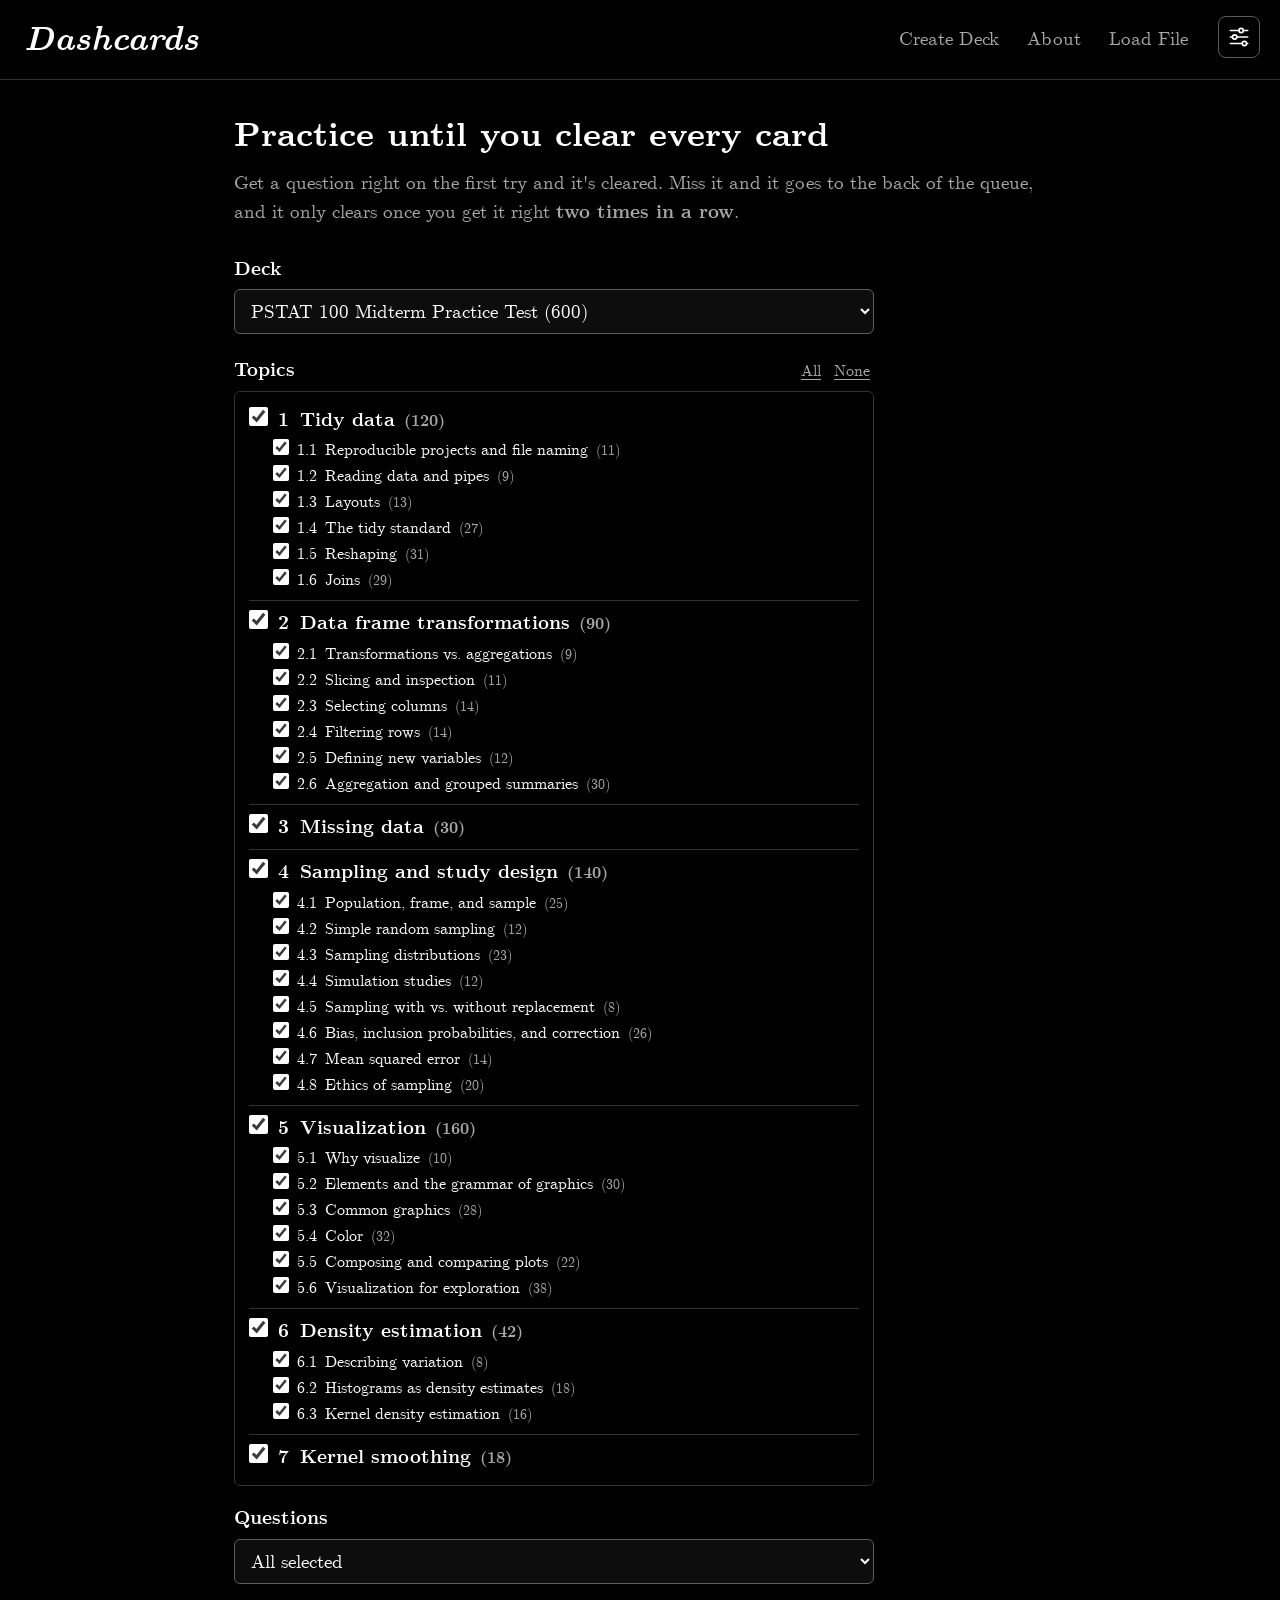
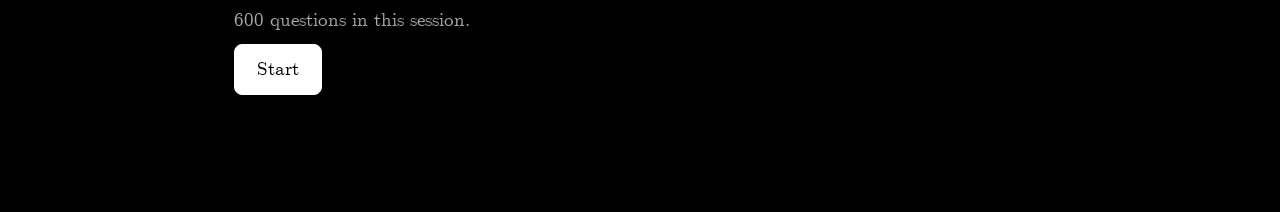
<file: index.html>
<!DOCTYPE html>
<html lang="en-US">
<head>
    <title>Dashcards</title>
    <meta charset="UTF-8">
    <meta name="viewport" content="width=device-width, initial-scale=1">
    <link rel="stylesheet" href="fonts/fonts.css">
    <link rel="stylesheet" href="vendor/katex/katex.min.css">
    <link rel="stylesheet" href="style.css">
    <link rel="apple-touch-icon" sizes="180x180" href="apple-touch-icon.png">
    <link rel="icon" type="image/png" sizes="32x32" href="favicon-32x32.png">
    <link rel="icon" type="image/png" sizes="16x16" href="favicon-16x16.png">
    <link rel="manifest" href="site.webmanifest">
    <link rel="mask-icon" href="safari-pinned-tab.svg" color="#000000">
    <meta name="msapplication-TileColor" content="#000000">
    <meta name="theme-color" content="#000000">
</head>
<body>
    <div class="header">
        <a href="index.html" id="logo">Dashcards</a>
        <nav>
            <a href="createdeck.html">Create Deck</a>
            <a href="about.html">About</a>
            <label for="upload" title="Load a deck made with Create Deck">Load File</label>
            <input type="file" id="upload" name="userdeck" accept=".txt" onchange="getUserDeck()">
        </nav>
    </div>

    <div id="settings">
        <button id="settings-open" onclick="toggleSettingsMenu()" title="Settings" aria-label="Settings">
            <svg xmlns="http://www.w3.org/2000/svg" width="26" height="26" viewBox="0 0 24 24" stroke-width="1.5" stroke="currentColor" fill="none" stroke-linecap="round" stroke-linejoin="round">
                <path stroke="none" d="M0 0h24v24H0z" fill="none"/>
                <circle cx="14" cy="6" r="2" />
                <line x1="4" y1="6" x2="12" y2="6" />
                <line x1="16" y1="6" x2="20" y2="6" />
                <circle cx="8" cy="12" r="2" />
                <line x1="4" y1="12" x2="6" y2="12" />
                <line x1="10" y1="12" x2="20" y2="12" />
                <circle cx="17" cy="18" r="2" />
                <line x1="4" y1="18" x2="15" y2="18" />
                <line x1="19" y1="18" x2="20" y2="18" />
            </svg>
        </button>
        <div id="settings-menu" style="display: none">
            <button id="settings-close" onclick="toggleSettingsMenu()" title="Close" aria-label="Close settings">
                <svg xmlns="http://www.w3.org/2000/svg" width="22" height="22" viewBox="0 0 24 24" stroke-width="2" stroke="currentColor" fill="none" stroke-linecap="round" stroke-linejoin="round">
                    <path stroke="none" d="M0 0h24v24H0z" fill="none"/>
                    <line x1="18" y1="6" x2="6" y2="18" />
                    <line x1="6" y1="6" x2="18" y2="18" />
                </svg>
            </button>
            <h2>Settings</h2>
            <form id="settings-options" autocomplete="off" onchange="saveSettingsFromForm()">
                <fieldset id="input-options">
                    <legend>Input type</legend>
                    <label for="multiple-choice" class="radio-label">
                        <input type="radio" id="multiple-choice" value="multiple-choice" name="input" checked>
                        Multiple choice
                    </label>
                    <label for="write-in" class="radio-label">
                        <input type="radio" id="write-in" value="write-in" name="input">
                        Write-in <span class="hint">(term decks only)</span>
                    </label>
                </fieldset>
                <fieldset>
                    <legend>Answering</legend>
                    <label for="shuffle-choices" class="check-label">
                        <input type="checkbox" id="shuffle-choices" checked>
                        Shuffle answer choices each time
                    </label>
                    <label for="auto-advance" class="check-label">
                        <input type="checkbox" id="auto-advance">
                        Skip ahead automatically after a correct answer
                    </label>
                </fieldset>
            </form>
            <button class="btn small danger" onclick="clearAllProgress()">Erase all saved progress</button>
        </div>
    </div>

    <div id="content">
        <p id="storage-warning" style="display: none">This browser window can't save your progress (it may be a private window, or site storage
            is blocked), so it will be lost when you close the tab. Open the page in a normal window to keep it.</p>
        <section id="home">
            <h1 class="title">Practice until you clear every card</h1>
            <p class="lede">Get a question right on the first try and it's cleared. Miss it and it goes to the back of the queue,
                and it only clears once you get it right <strong>two times in a row</strong>.</p>

            <form id="deck-form" onsubmit="return false" autocomplete="off">
                <label class="field-label" for="deck-select">Deck</label>
                <select id="deck-select" onchange="selectDeck(this.value)"></select>

                <div id="section-picker" style="display: none">
                    <div class="picker-head">
                        <span class="field-label">Topics</span>
                        <span class="picker-actions">
                            <button type="button" class="link" onclick="setAllSections(true)">All</button>
                            <button type="button" class="link" onclick="setAllSections(false)">None</button>
                        </span>
                    </div>
                    <div id="section-list"></div>
                </div>

                <label class="field-label" for="limit-select">Questions</label>
                <select id="limit-select" onchange="updateStartSummary()"></select>
            </form>

            <div id="resume-box" style="display: none">
                <p id="resume-text"></p>
                <button class="btn" id="resumebutton" onclick="resumeSession()">Resume</button>
            </div>

            <p id="start-summary"></p>
            <button class="btn primary" id="startbutton" onclick="startQuiz()">Start</button>
            <p id="startprompt"></p>
        </section>

        <section id="quiz" style="display: none">
            <div id="progress">
                <div id="progress-bar"><div id="progress-fill"></div></div>
                <div id="progress-text">
                    <span>Cleared <strong id="count-cleared">0</strong> / <span id="count-total">0</span></span>
                    <span>In queue <strong id="count-queue">0</strong></span>
                    <span>Reviewing <strong id="count-review">0</strong></span>
                </div>
            </div>

            <article id="card">
                <div id="meta">
                    <span id="meta-section"></span>
                    <span id="meta-badge"></span>
                </div>
                <div id="question"></div>
                <div id="buttons"></div>
                <div id="write-input" style="display: none">
                    <input type="text" id="write-answer" autocomplete="off" placeholder="Write answer">
                    <button class="btn" id="writebutton" onclick="writeSubmit()">Answer</button>
                </div>
                <div id="feedback" style="display: none">
                    <h3 id="rsp"></h3>
                    <p id="rsp-status"></p>
                    <div id="explain"></div>
                    <button class="btn primary" id="nextbutton" onclick="nextQuestion()">Next</button>
                </div>
            </article>

            <div id="stats">
                <span>Correct <strong id="rsp-correct">0</strong></span>
                <span>Incorrect <strong id="rsp-incorrect">0</strong></span>
                <span id="answeraccuracy"></span>
                <span id="ttf"></span>
            </div>
            <p class="keys">Keys: <kbd>1</kbd>&ndash;<kbd>4</kbd> or <kbd>A</kbd>&ndash;<kbd>D</kbd> to answer, <kbd>Enter</kbd> for the next question.
                <button class="link" onclick="quitToHome()">Back to decks</button> (progress is saved)</p>
        </section>

        <section id="done" style="display: none">
            <h1 class="title">Queue cleared</h1>
            <div id="done-summary"></div>
            <div class="done-actions">
                <button class="btn primary" id="retry-missed" onclick="startMissedSession()">Practice the ones I missed again</button>
                <button class="btn" onclick="startQuiz()">Start the whole deck over</button>
                <button class="btn" onclick="quitToHome()">Choose another deck</button>
            </div>
            <h2 id="missed-heading"></h2>
            <ol id="missed-list"></ol>
        </section>
    </div>

    <script src="vendor/katex/katex.min.js"></script>
    <script src="render.js"></script>
    <script src="preset-decks/presets.js"></script>
    <script src="decks/pstat100-midterm.js"></script>
    <script src="index.js"></script>
</body>
</html>
</file>
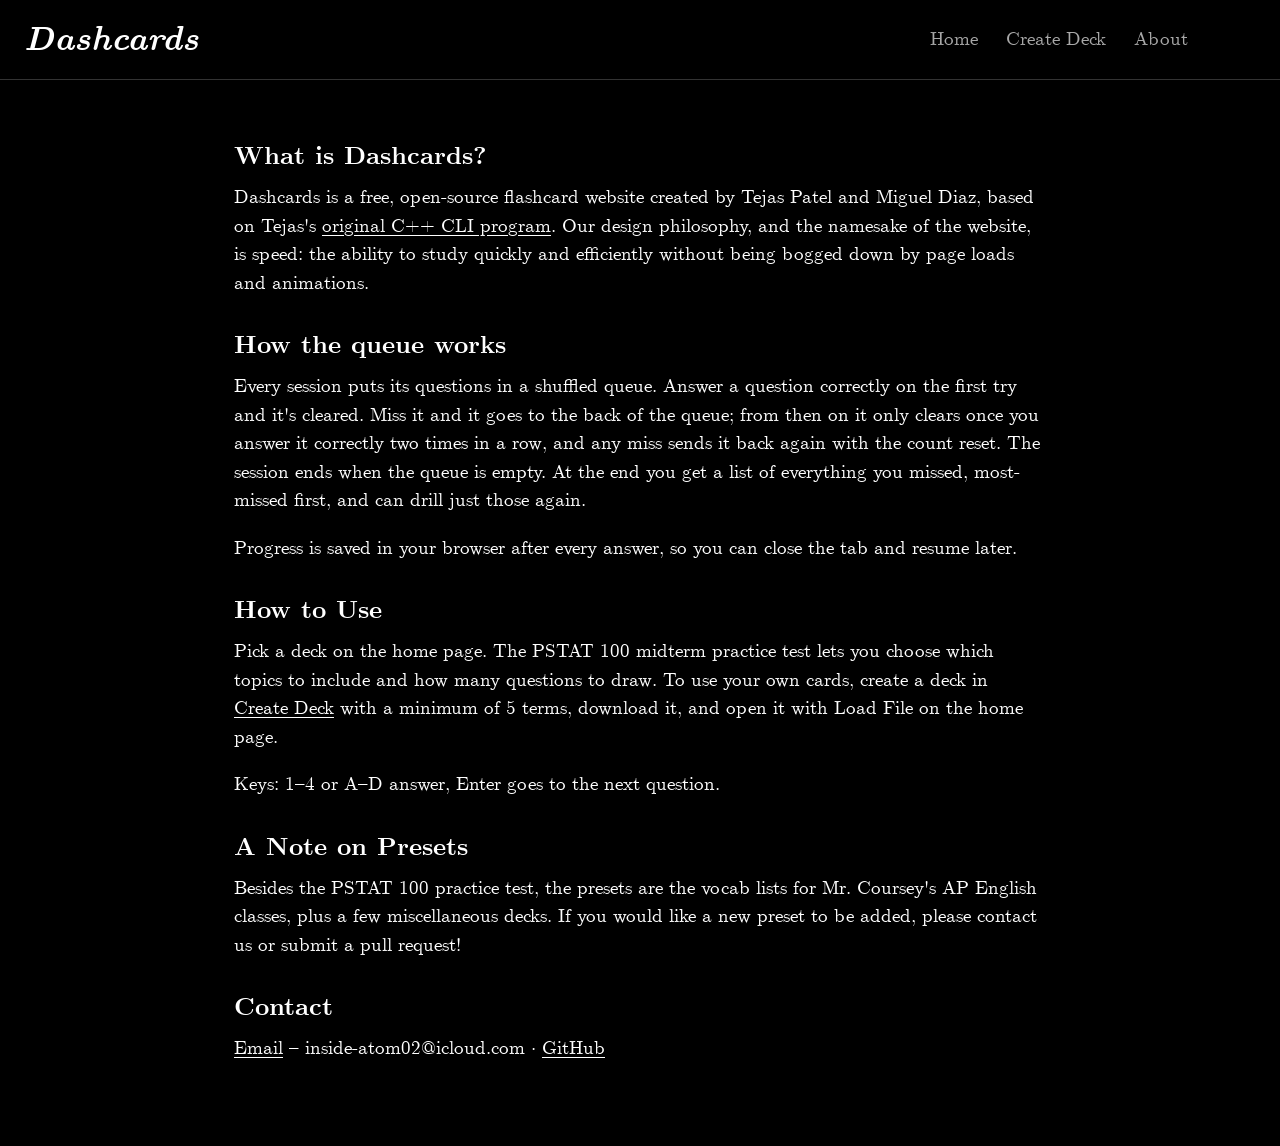
<file: about.html>
<!DOCTYPE html>
<html lang="en-US">
<head>
    <title>Dashcards - About</title>
    <meta charset="UTF-8">
    <meta name="viewport" content="width=device-width, initial-scale=1">
    <link rel="stylesheet" href="fonts/fonts.css">
    <link rel="stylesheet" href="style.css">
    <link rel="apple-touch-icon" sizes="180x180" href="apple-touch-icon.png">
    <link rel="icon" type="image/png" sizes="32x32" href="favicon-32x32.png">
    <link rel="icon" type="image/png" sizes="16x16" href="favicon-16x16.png">
    <link rel="manifest" href="site.webmanifest">
    <link rel="mask-icon" href="safari-pinned-tab.svg" color="#000000">
    <meta name="msapplication-TileColor" content="#000000">
    <meta name="theme-color" content="#000000">
</head>
<body>
    <div class="header">
        <a href="index.html" id="logo">Dashcards</a>
        <nav>
            <a href="index.html">Home</a>
            <a href="createdeck.html">Create Deck</a>
            <a href="about.html">About</a>
        </nav>
    </div>
    <div id="content">
        <div>
            <h2 class="section-title">What is Dashcards?</h2>
            <p>Dashcards is a free, open-source flashcard website created by Tejas Patel and Miguel Diaz, based on Tejas's
                <a href="https://github.com/tpate0562/Quizlet-main/blob/master/main.cpp" class="text-link">original C++ CLI program</a>.
                Our design philosophy, and the namesake of the website, is speed: the ability to study quickly and efficiently without being bogged down by page loads and animations.</p>
        </div>

        <div>
            <h2 class="section-title">How the queue works</h2>
            <p>Every session puts its questions in a shuffled queue. Answer a question correctly on the first try and it's cleared.
                Miss it and it goes to the back of the queue; from then on it only clears once you answer it correctly
                two times in a row, and any miss sends it back again with the count reset. The session ends when the queue is empty.
                At the end you get a list of everything you missed, most-missed first, and can drill just those again.</p>
            <p>Progress is saved in your browser after every answer, so you can close the tab and resume later.</p>
        </div>

        <div>
            <h2 class="section-title">How to Use</h2>
            <p>Pick a deck on the home page. The PSTAT 100 midterm practice test lets you choose which topics to include and how many questions to draw.
                To use your own cards, create a deck in
                <a href="createdeck.html" class="text-link">Create Deck</a>
                with a minimum of 5 terms, download it, and open it with Load File on the home page.</p>
            <p>Keys: 1&ndash;4 or A&ndash;D answer, Enter goes to the next question.</p>
        </div>

        <div>
            <h2 class="section-title">A Note on Presets</h2>
            <p>Besides the PSTAT 100 practice test, the presets are the vocab lists for Mr. Coursey's AP English classes, plus a few miscellaneous decks.
                If you would like a new preset to be added, please contact us or submit a pull request!</p>
        </div>

        <div>
            <h2 class="section-title">Contact</h2>
            <p><a href="mailto:inside-atom02@icloud.com" class="text-link">Email</a>
            &ndash; inside-atom02@icloud.com
            &middot; <a href="https://github.com/tpate0562/Dashcards" class="text-link">GitHub</a></p>
        </div>
    </div>
</body>
</html>
</file>
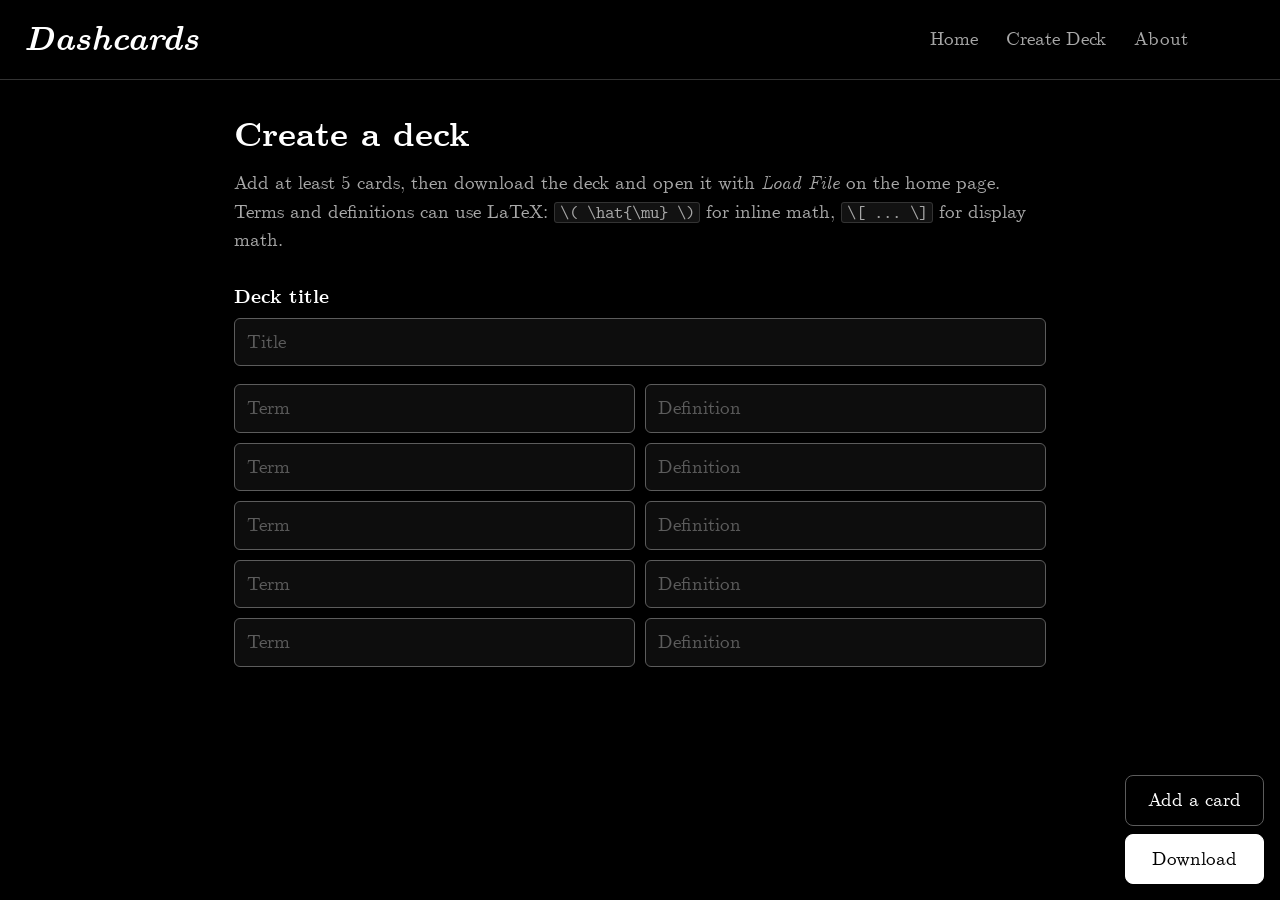
<file: createdeck.html>
<!DOCTYPE html>
<html lang="en-US">
<head>
    <title>Dashcards - Create Deck</title>
    <meta charset="UTF-8">
    <meta name="viewport" content="width=device-width, initial-scale=1">
    <link rel="stylesheet" href="fonts/fonts.css">
    <link rel="stylesheet" href="style.css">
    <link rel="apple-touch-icon" sizes="180x180" href="apple-touch-icon.png">
    <link rel="icon" type="image/png" sizes="32x32" href="favicon-32x32.png">
    <link rel="icon" type="image/png" sizes="16x16" href="favicon-16x16.png">
    <link rel="manifest" href="site.webmanifest">
    <link rel="mask-icon" href="safari-pinned-tab.svg" color="#000000">
    <meta name="msapplication-TileColor" content="#000000">
    <meta name="theme-color" content="#000000">
</head>
<body>
    <div class="header">
        <a href="index.html" id="logo">Dashcards</a>
        <nav>
            <a href="index.html">Home</a>
            <a href="createdeck.html">Create Deck</a>
            <a href="about.html">About</a>
        </nav>
    </div>

    <div id="content">
        <h1 class="title">Create a deck</h1>
        <p class="lede">Add at least 5 cards, then download the deck and open it with <em>Load File</em> on the home page.
            Terms and definitions can use LaTeX: <code>\( \hat{\mu} \)</code> for inline math, <code>\[ ... \]</code> for display math.</p>
        <h2 id="create-error" style="display: none">
            <span>Fill in every input before downloading!</span>
        </h2>
        <div id="deck-input">
            <div id="title-input">
                <label for="title">Deck title</label>
                <input type="text" id="title" autocomplete="off" placeholder="Title">
            </div>
            <input type="text" id="input1" autocomplete="off" placeholder="Term">
            <input type="text" id="input2" autocomplete="off" placeholder="Definition">
            <input type="text" id="input3" autocomplete="off" placeholder="Term">
            <input type="text" id="input4" autocomplete="off" placeholder="Definition">
            <input type="text" id="input5" autocomplete="off" placeholder="Term">
            <input type="text" id="input6" autocomplete="off" placeholder="Definition">
            <input type="text" id="input7" autocomplete="off" placeholder="Term">
            <input type="text" id="input8" autocomplete="off" placeholder="Definition">
            <input type="text" id="input9" autocomplete="off" placeholder="Term">
            <input type="text" id="input10" autocomplete="off" placeholder="Definition">
        </div>
        <br><br><br>
        <div id="button-controls">
            <button class="btn" onclick="addTermInput()">Add a card</button>
            <button class="btn primary" onclick="downloadDeck()">Download</button>
        </div>
    </div>
    <script src="createdeck.js"></script>
</body>
</html>
</file>
<file: fonts/fonts.css>
/* Computer Modern Unicode (CMU) fonts by Donald Knuth, OFL-licensed (see OFL.txt).
   Woff2 files from the computer-modern npm package. */
@font-face {
    font-family: "CMU Serif";
    font-style: normal;
    font-weight: 400;
    src: url("cmu-serif-500-roman.woff2") format("woff2");
}

@font-face {
    font-family: "CMU Serif";
    font-style: italic;
    font-weight: 400;
    src: url("cmu-serif-500-italic.woff2") format("woff2");
}

@font-face {
    font-family: "CMU Serif";
    font-style: normal;
    font-weight: 700;
    src: url("cmu-serif-700-roman.woff2") format("woff2");
}

@font-face {
    font-family: "CMU Serif";
    font-style: italic;
    font-weight: 700;
    src: url("cmu-serif-700-italic.woff2") format("woff2");
}

@font-face {
    font-family: "CMU Typewriter Text";
    font-style: normal;
    font-weight: 400;
    src: url("cmu-typewriter-text-500-roman.woff2") format("woff2");
}

@font-face {
    font-family: "CMU Typewriter Text";
    font-style: normal;
    font-weight: 700;
    src: url("cmu-typewriter-text-700-roman.woff2") format("woff2");
}
</file>
<file: style.css>
:root {
    --bg: #000000;
    --text: #ffffff;
    --muted: #a8a8a8;
    --faint: #5c5c5c;
    --line: #333333;
    --raised: #0d0d0d;
    --code-bg: #121212;
    --right: #7ee08f;
    --wrong: #ff7a7a;
    --review: #f5c86b;
    --serif: "CMU Serif", "Computer Modern Serif", "Latin Modern Roman", "KaTeX_Main", Georgia, serif;
    --mono: "CMU Typewriter Text", "Latin Modern Mono", "Courier New", monospace;
    color-scheme: dark;
}

html { scroll-behavior: smooth; }

body {
    margin: 0;
    padding: 0;
    min-height: 100vh;
    background: var(--bg);
    color: var(--text);
    font-family: var(--serif);
    font-size: 19px;
    line-height: 1.5;
    box-sizing: border-box;
    -webkit-font-smoothing: antialiased;
}

*, *::before, *::after { box-sizing: inherit; }

button, input, select, textarea {
    font: inherit;
    color: inherit;
}

a { color: var(--text); }

code {
    font-family: var(--mono);
    font-size: 0.95em;
    background: var(--code-bg);
    border: 1px solid var(--line);
    border-radius: 3px;
    padding: 0 0.25em;
    white-space: pre-wrap;
    overflow-wrap: anywhere;
}

pre {
    margin: 0.6em 0;
    padding: 0.7em 0.9em;
    background: var(--code-bg);
    border: 1px solid var(--line);
    border-radius: 6px;
    overflow-x: auto;
    text-align: left;
    line-height: 1.35;
}

pre code {
    background: none;
    border: 0;
    padding: 0;
    font-size: 0.88em;
    white-space: pre;
}

/* CMU Serif and KaTeX's fonts are both Computer Modern, so math matches the text at 1em */
.katex { font-size: 1em; }
.katex-display { margin: 0.6em 0; overflow-x: auto; overflow-y: hidden; }
.math-error { font-family: var(--mono); color: var(--wrong); }

kbd {
    font-family: var(--mono);
    font-size: 0.85em;
    border: 1px solid var(--faint);
    border-bottom-width: 2px;
    border-radius: 4px;
    padding: 0 0.3em;
}

/* HEADER */

.header {
    position: sticky;
    top: 0;
    z-index: 2;
    display: flex;
    align-items: center;
    justify-content: space-between;
    flex-wrap: wrap;
    gap: 8px;
    padding: 14px 24px;
    background: var(--bg);
    border-bottom: 1px solid var(--line);
}

.header nav {
    display: flex;
    align-items: center;
    gap: 4px;
    margin-right: 56px;
}

.header nav a, .header nav label {
    padding: 6px 12px;
    text-decoration: none;
    font-size: 19px;
    color: var(--muted);
    border-radius: 5px;
    cursor: pointer;
    user-select: none;
}

.header nav a:hover, .header nav label:hover {
    color: var(--text);
}

.header input[type=file] { display: none; }

#logo {
    font-size: 34px;
    font-weight: bold;
    font-style: italic;
    text-decoration: none;
    color: var(--text);
}

/* BUTTONS AND FORMS */

.btn {
    display: inline-block;
    border: 1px solid var(--faint);
    border-radius: 8px;
    background: var(--bg);
    color: var(--text);
    padding: 10px 22px;
    margin: 6px 8px 6px 0;
    font-size: 19px;
    cursor: pointer;
    user-select: none;
}

.btn:hover:not(:disabled) { border-color: var(--text); }
.btn.primary { background: var(--text); color: var(--bg); border-color: var(--text); }
.btn.primary:hover:not(:disabled) { background: #d9d9d9; }
.btn.small { font-size: 16px; padding: 6px 14px; }
.btn.danger { color: var(--wrong); border-color: #6b2b2b; }
.btn.danger:hover { border-color: var(--wrong); }

button:disabled, button[disabled] {
    opacity: 50%;
    cursor: default;
}

button.link {
    background: none;
    border: 0;
    padding: 0 4px;
    color: var(--muted);
    text-decoration: underline;
    text-underline-offset: 3px;
    cursor: pointer;
}

button.link:hover { color: var(--text); }

select, input[type=text] {
    width: 100%;
    max-width: 640px;
    padding: 9px 12px;
    background: var(--raised);
    border: 1px solid var(--faint);
    border-radius: 6px;
    outline: none;
}

select:focus, input[type=text]:focus { border-color: var(--text); }
select optgroup { font-style: normal; color: var(--muted); }
select option { color: var(--text); background: var(--raised); }

input[type=checkbox], input[type=radio] {
    accent-color: var(--text);
    width: 1em;
    height: 1em;
    margin: 0;
}

.check-label, .radio-label {
    display: flex;
    align-items: baseline;
    gap: 0.5em;
    cursor: pointer;
}

.hint, .count { color: var(--muted); }
.count { font-size: 0.85em; }
.count::before { content: "("; }
.count::after { content: ")"; }

/* LAYOUT */

#content {
    max-width: 860px;
    margin: 0 auto;
    padding: 28px 24px 64px;
}

.title {
    font-size: 34px;
    font-weight: bold;
    line-height: 1.2;
    margin: 0.2em 0 0.4em;
}

.lede {
    color: var(--muted);
    margin: 0 0 1.5em;
}

.field-label {
    display: block;
    margin: 18px 0 6px;
    font-weight: bold;
}

#storage-warning {
    margin: 0 0 20px;
    padding: 10px 14px;
    border: 1px solid var(--wrong);
    border-radius: 8px;
    color: var(--wrong);
}

/* HOME */

#section-picker { margin-top: 4px; }

.picker-head {
    display: flex;
    align-items: baseline;
    justify-content: space-between;
    max-width: 640px;
}

.picker-actions { font-size: 16px; }

#section-list {
    max-width: 640px;
    border: 1px solid var(--line);
    border-radius: 6px;
    padding: 6px 14px;
}

.chapter { padding: 8px 0; }
.chapter + .chapter { border-top: 1px solid var(--line); }
.chapter-label { font-weight: bold; }

.section-checks {
    display: grid;
    gap: 2px;
    margin: 4px 0 0 1.5em;
    font-size: 16px;
}

#resume-box {
    max-width: 640px;
    margin-top: 22px;
    padding: 12px 16px;
    border: 1px solid var(--review);
    border-radius: 8px;
}

#resume-box p { margin: 0 0 6px; }
#start-summary { color: var(--muted); margin: 22px 0 4px; }
#startprompt { color: var(--wrong); min-height: 1.5em; }

/* QUIZ */

#progress { margin-bottom: 20px; }

#progress-bar {
    height: 4px;
    background: var(--line);
    border-radius: 2px;
    overflow: hidden;
}

#progress-fill {
    height: 100%;
    width: 0;
    background: var(--text);
    transition: width 0.3s ease-out;
}

#progress-text, #stats {
    display: flex;
    flex-wrap: wrap;
    gap: 6px 22px;
    margin-top: 8px;
    font-size: 16px;
    color: var(--muted);
}

#progress-text strong, #stats strong { color: var(--text); }

#card {
    border: 1px solid var(--line);
    border-radius: 10px;
    padding: 22px 26px 24px;
    background: var(--bg);
}

#meta {
    display: flex;
    flex-wrap: wrap;
    justify-content: space-between;
    gap: 8px;
    font-size: 15px;
    color: var(--muted);
    margin-bottom: 12px;
}

.badge {
    border: 1px solid var(--faint);
    border-radius: 999px;
    padding: 0 10px;
}

.badge.review { color: var(--review); border-color: var(--review); }

#question {
    font-size: 21px;
    margin-bottom: 18px;
    overflow-wrap: break-word;
}

#buttons {
    display: grid;
    gap: 10px;
}

.choice {
    display: flex;
    align-items: baseline;
    gap: 14px;
    width: 100%;
    padding: 12px 16px;
    text-align: left;
    background: var(--bg);
    border: 1px solid var(--faint);
    border-radius: 8px;
    cursor: pointer;
    line-height: 1.45;
}

.choice:hover:not(:disabled) { border-color: var(--text); }
.choice:disabled { opacity: 1; cursor: default; color: var(--muted); }

.choice .letter {
    flex: none;
    width: 1.6em;
    height: 1.6em;
    line-height: 1.5em;
    text-align: center;
    border: 1px solid var(--faint);
    border-radius: 50%;
    font-size: 0.85em;
}

.choice-text { flex: 1; min-width: 0; overflow-wrap: break-word; }
.choice-text pre { margin: 0.3em 0; }

.choice.right { color: var(--text); border-color: var(--right); box-shadow: inset 0 0 0 1px var(--right); }
.choice.right .letter { background: var(--right); border-color: var(--right); color: var(--bg); }
.choice.wrong { color: var(--text); border-color: var(--wrong); box-shadow: inset 0 0 0 1px var(--wrong); }
.choice.wrong .letter { background: var(--wrong); border-color: var(--wrong); color: var(--bg); }

#write-input {
    display: flex;
    gap: 10px;
}

#write-input input { max-width: none; }
#write-input .btn { margin: 0; }

#feedback {
    margin-top: 20px;
    padding-top: 16px;
    border-top: 1px solid var(--line);
}

#rsp {
    margin: 0;
    font-size: 23px;
}

#rsp.right { color: var(--right); }
#rsp.wrong { color: var(--wrong); }
#rsp.right::before { content: "\2713\2002"; }
#rsp.wrong::before { content: "\2717\2002"; }

#rsp-status {
    margin: 4px 0 10px;
    color: var(--muted);
    font-size: 17px;
}

#explain { margin-bottom: 14px; }
#nextbutton { margin: 0; }

#stats { margin-top: 16px; }

.keys {
    margin-top: 18px;
    font-size: 15px;
    color: var(--faint);
}

/* DONE */

.summary-grid {
    display: grid;
    grid-template-columns: repeat(auto-fit, minmax(150px, 1fr));
    gap: 12px;
    margin: 10px 0 18px;
}

.summary-grid div {
    border: 1px solid var(--line);
    border-radius: 8px;
    padding: 12px 14px;
    color: var(--muted);
    font-size: 16px;
}

.summary-grid strong {
    display: block;
    font-size: 30px;
    color: var(--text);
}

.done-actions { margin-bottom: 28px; }

#missed-heading { font-size: 24px; margin: 0 0 8px; }

#missed-list {
    padding-left: 1.4em;
}

#missed-list li {
    padding: 14px 0;
    border-bottom: 1px solid var(--line);
}

.missed-meta { font-size: 15px; color: var(--muted); }
.missed-q { margin: 4px 0 8px; }
.missed-a .label, .missed-explain { color: var(--muted); }
.missed-a .label { font-weight: bold; margin-right: 0.3em; }
.missed-explain { margin-top: 6px; font-size: 17px; }

/* SETTINGS */

#settings-open {
    position: fixed;
    top: 16px;
    right: 20px;
    z-index: 3;
    display: flex;
    padding: 7px;
    border: 1px solid var(--faint);
    border-radius: 8px;
    background: var(--bg);
    color: var(--text);
    cursor: pointer;
}

#settings-open:hover { border-color: var(--text); }

#settings-menu {
    position: fixed;
    top: 50%;
    left: 50%;
    transform: translate(-50%, -50%);
    z-index: 4;
    width: min(92vw, 480px);
    padding: 22px 26px;
    background: var(--bg);
    border: 1px solid var(--text);
    border-radius: 10px;
}

#settings-menu h2 { margin: 0 0 8px; }

#settings-close {
    position: absolute;
    top: 14px;
    right: 14px;
    display: flex;
    padding: 4px;
    border: 0;
    background: none;
    color: var(--text);
    cursor: pointer;
}

#settings-menu fieldset {
    border: 0;
    padding: 0;
    margin: 0 0 16px;
    display: grid;
    gap: 6px;
}

#settings-menu legend {
    font-weight: bold;
    padding: 0;
    margin-bottom: 6px;
}

/* PHONES */

@media (max-width: 640px) {
    body { font-size: 17px; }
    .header { padding: 10px 16px; }
    .header nav { margin-right: 44px; }
    .header nav a, .header nav label { padding: 4px 6px; font-size: 16px; }
    #logo { font-size: 26px; }
    #settings-open { top: 12px; right: 12px; padding: 5px; }
    #content { padding: 20px 16px 48px; }
    .title { font-size: 27px; }
    #card { padding: 16px; }
    #question { font-size: 19px; }
    .choice { padding: 10px 12px; gap: 10px; }
}

/**************************************************************************************************************************************
createdeck.html-SPECIFIC STYLES GO DOWN HERE. I know it's probably a bad idea to put it all on one stylesheet but we can fix that later.
***************************************************************************************************************************************/

#deck-input {
    display: grid;
    grid-template-columns: 1fr 1fr;
    gap: 10px;
}

#title-input {
    grid-column: 1 / -1;
    margin-bottom: 8px;
}

#title-input label { display: block; font-weight: bold; margin-bottom: 6px; }
#deck-input input[type=text] { max-width: none; }

#button-controls {
    position: fixed;
    bottom: 16px;
    right: 16px;
    display: grid;
    gap: 8px;
}

#button-controls .btn { margin: 0; }

#create-error {
    text-align: center;
    font-size: 18px;
    color: var(--wrong);
}

::placeholder { color: var(--faint); }

/*********
about.html
*********/

.section-title {
    font-size: 25px;
    margin: 1.2em 0 0.3em;
}

p { margin-top: 0; }

.text-link {
    color: var(--text);
    text-underline-offset: 3px;
}
</file>
